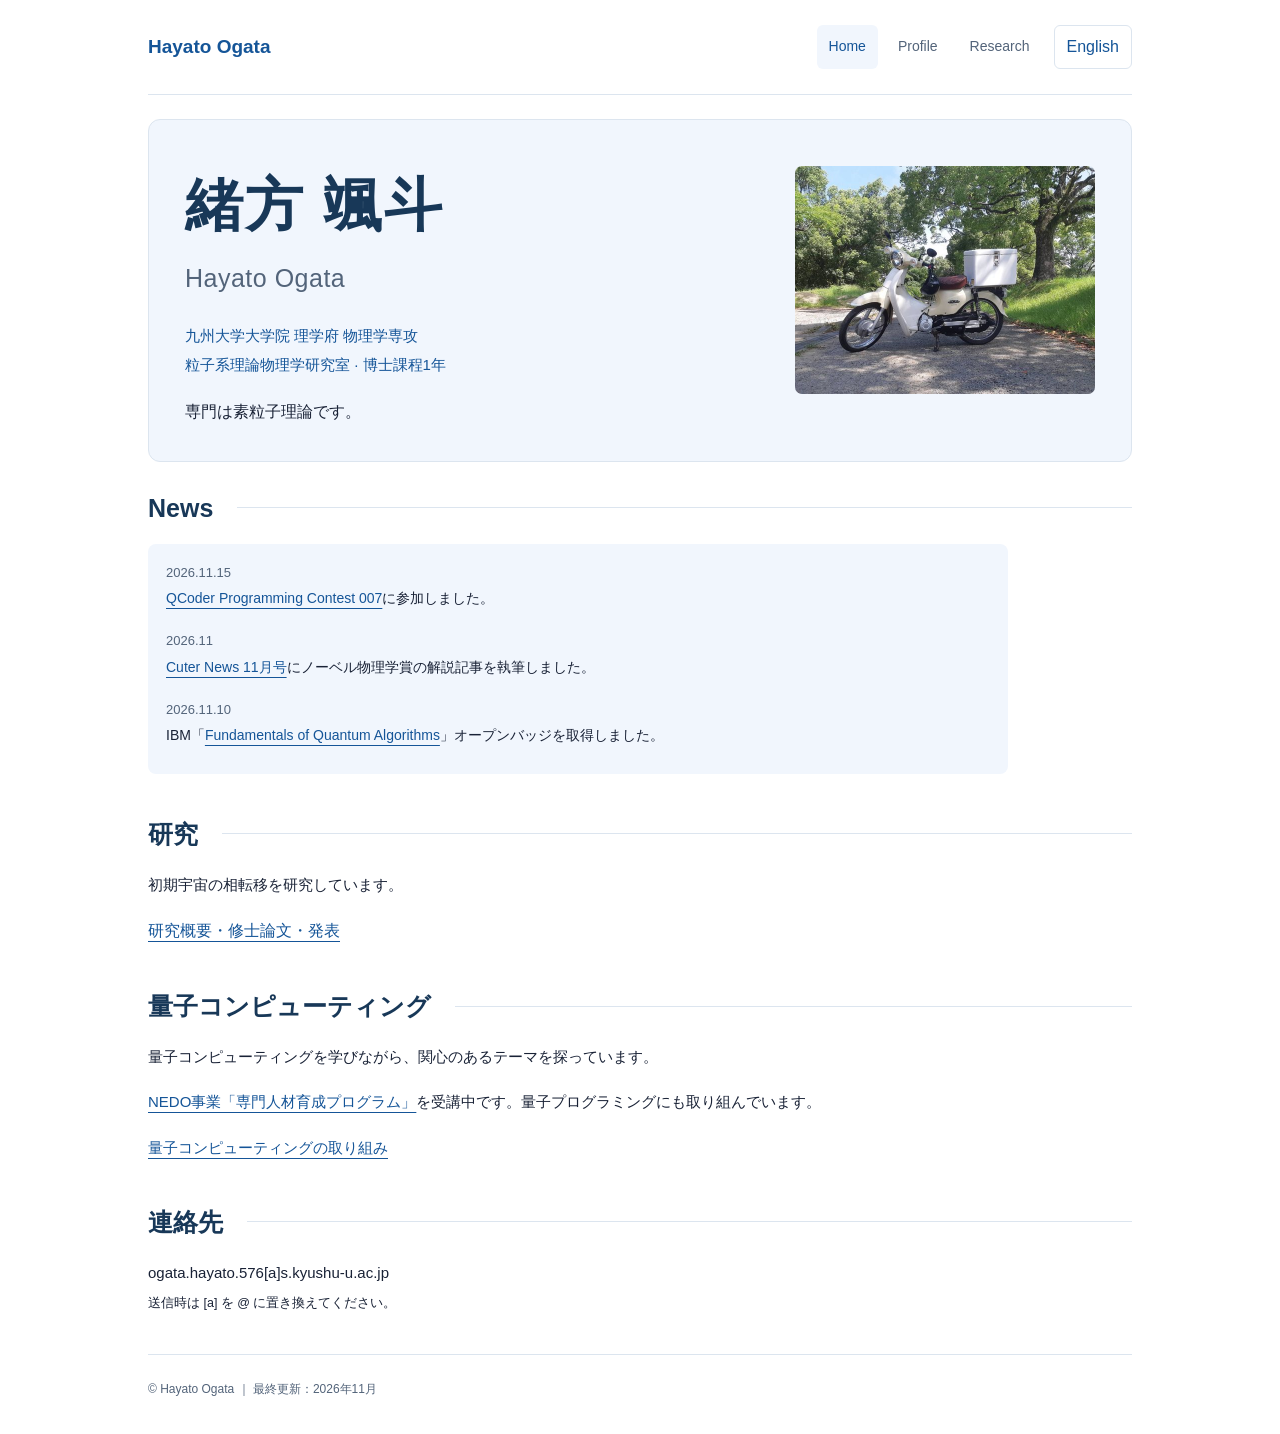
<file: index.html>
<!doctype html>
<html lang="ja">
<head>
<meta charset="utf-8">
<meta name="viewport" content="width=device-width, initial-scale=1">
<meta name="description" content="緒方颯斗（Hayato Ogata）。九州大学大学院で素粒子理論を研究する博士課程学生。量子コンピューティングの基礎を学んでいます。">
<title>Home | 緒方颯斗 · Hayato Ogata</title>
<link rel="stylesheet" href="site.css?v=20261118b">
<style>
main { padding-bottom: 24px; }
.hero { padding-block: 46px 34px; }
.hero .intro { margin-top: 18px; }
.hero .lead { margin-block: 12px 0; }
.section { padding-block: 26px 14px; }
.section > h2 { margin-bottom: 16px; }
.section > div > p:last-child, .spring { margin-bottom: 0; }
#news .source-links { margin-top: 0; }
@media (max-width: 640px) {
  .hero { padding-block: 30px 24px; }
  .section { padding-block: 22px 12px; }
  .section > h2 { margin-bottom: 14px; }
}
</style>
<link rel="stylesheet" href="design.css?v=1">
</head>
<body>
<div class="wrap">
<header>
<a class="brand" href="index.html">Hayato Ogata</a>
<nav aria-label="メインナビゲーション">
<a href="index.html" aria-current="page">Home</a>
<a href="profile.html">Profile</a>
<a href="research.html">Research</a>
</nav>
<a class="language-switch" href="index-en.html" lang="en" hreflang="en">English</a>
</header>
<main>
<section class="hero" style="display: flex; flex-wrap: wrap; justify-content: space-between; align-items: flex-start; gap: 18px 32px;">
<div style="flex: 1 1 360px; min-width: 0;">
<h1>緒方 颯斗</h1>
<p class="roman">Hayato Ogata</p>
<p class="intro">九州大学大学院 理学府 物理学専攻<br>粒子系理論物理学研究室 · 博士課程1年</p>
<p class="lead">専門は素粒子理論です。</p>
</div>
<figure id="cub-photo" style="margin: 0; width: 300px; max-width: 100%;">
<img src="cub.jpg?v=crop1" alt="木陰に停めた白いカブ" width="600" height="456" style="display: block; width: 100%; height: auto;">
</figure>
</section>
<section class="section" id="news">
<h2>News</h2>
<div>
<ul class="source-links">
<li><time datetime="2026-11-15">2026.11.15</time><a href="https://www.qcoder.jp/ja/contests/QPC007/standings?user=hayatoku">QCoder Programming Contest 007</a>に参加しました。</li>
<li><time datetime="2026-11">2026.11</time><a href="https://guides.lib.kyushu-u.ac.jp/ld.php?content_id=53203062">Cuter News 11月号</a>にノーベル物理学賞の解説記事を執筆しました。</li>
<li><time datetime="2026-11-10">2026.11.10</time>IBM「<a href="https://www.credly.com/users/hayato-ogata.1ca0130d">Fundamentals of Quantum Algorithms</a>」オープンバッジを取得しました。</li>
</ul>
</div>
</section>
<section class="section" id="research">
<h2>研究
</h2>
<div>
<p>初期宇宙の相転移を研究しています。</p>
<a href="research.html">研究概要・修士論文・発表</a>
</div>
</section>
<section class="section" id="quantum">
<h2>量子コンピューティング
</h2>
<div>
<p>量子コンピューティングを学びながら、関心のあるテーマを探っています。</p>
<p><a href="https://www.quemix.com/nedopost5g/program1">NEDO事業「専門人材育成プログラム」</a>を受講中です。量子プログラミングにも取り組んでいます。</p>
<p><a href="research.html#quantum">量子コンピューティングの取り組み</a></p>
</div>
</section>
<section class="section" id="contact">
<h2>連絡先</h2>
<div><p>ogata.hayato.576[a]s.kyushu-u.ac.jp<br><small>送信時は [a] を @ に置き換えてください。</small></p></div>
</section>
</main>
<footer>
© Hayato Ogata <span>｜ 最終更新：2026年11月</span>
</footer>
</div>
</body>
</html>
</file>
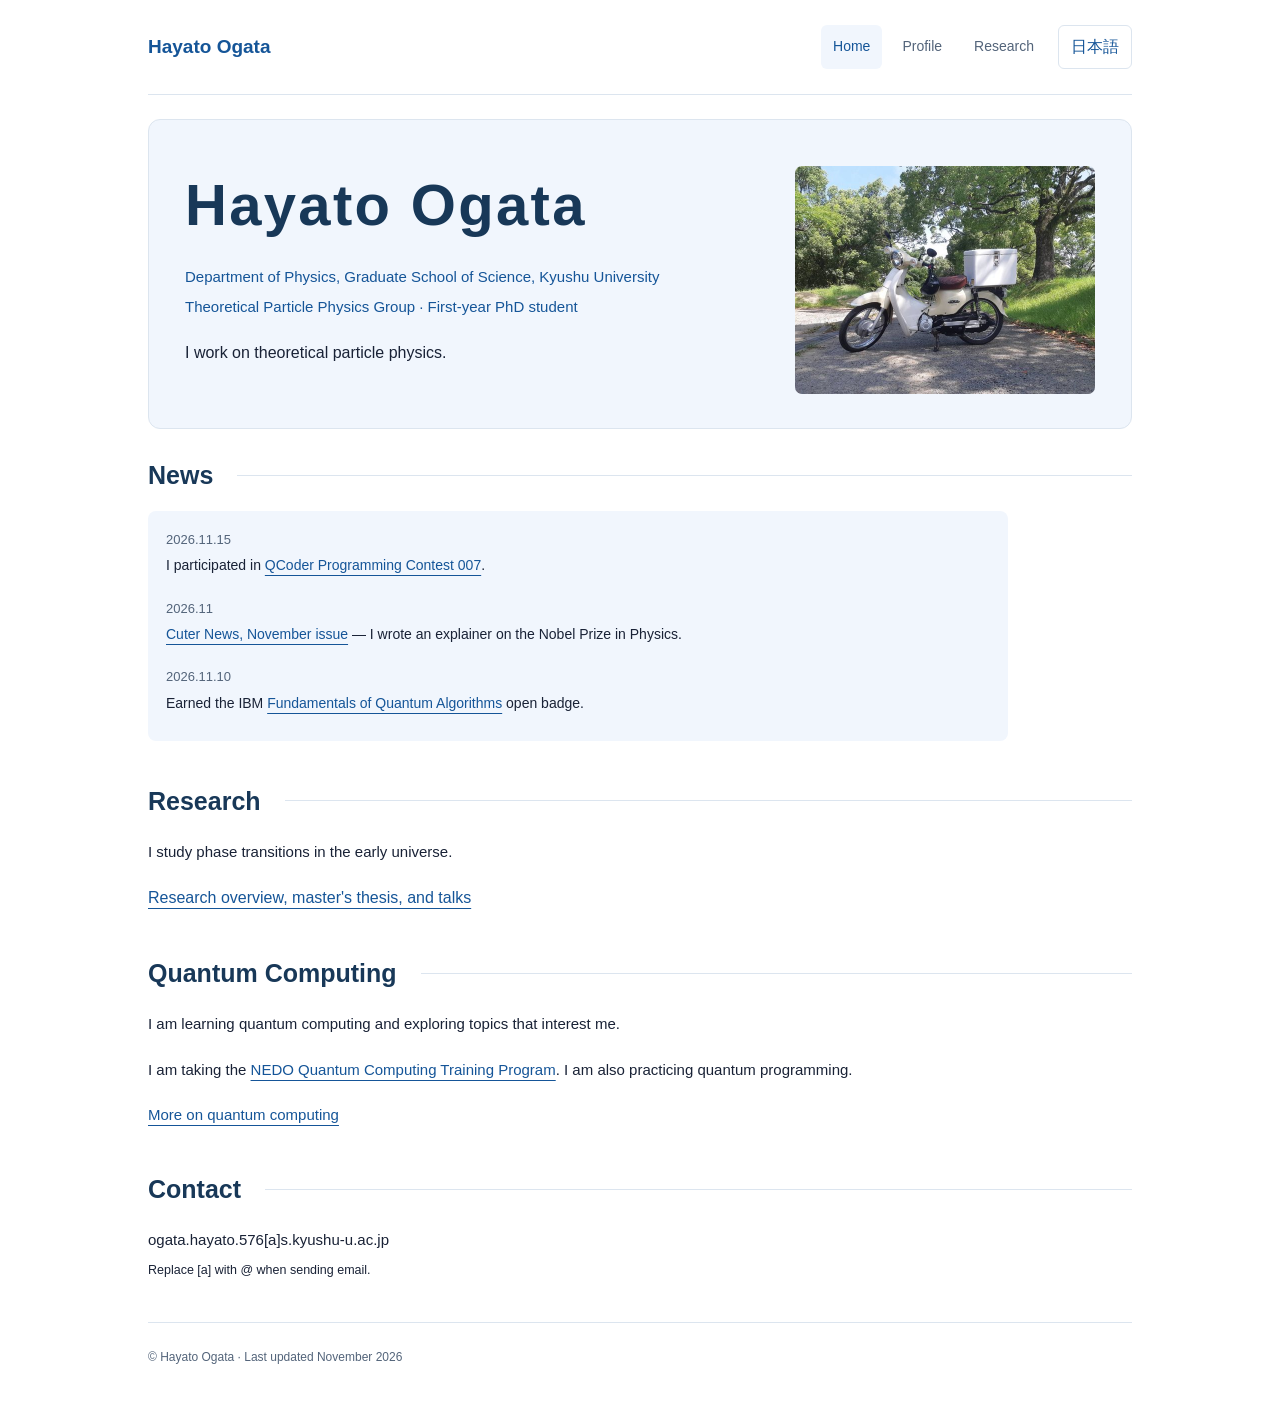
<file: index-en.html>
<!doctype html>
<html lang="en">
<head>
<meta charset="utf-8">
<meta name="viewport" content="width=device-width, initial-scale=1">
<meta name="description" content="Hayato Ogata is a PhD student at Kyushu University studying theoretical particle physics and learning quantum computing.">
<title>Home | Hayato Ogata</title>
<link rel="stylesheet" href="site.css?v=20261118b">
<style>
main { padding-bottom: 24px; }
.hero { padding-block: 46px 34px; }
.hero .intro { margin-top: 18px; }
.hero .lead { margin-block: 12px 0; }
.section { padding-block: 26px 14px; }
.section > h2 { margin-bottom: 16px; }
.section > div > p:last-child, .spring { margin-bottom: 0; }
#news .source-links { margin-top: 0; }
@media (max-width: 640px) {
  .hero { padding-block: 30px 24px; }
  .section { padding-block: 22px 12px; }
  .section > h2 { margin-bottom: 14px; }
}
</style>
<link rel="stylesheet" href="design.css?v=1">
</head>
<body>
<div class="wrap">
<header>
<a class="brand" href="index-en.html">Hayato Ogata</a>
<nav aria-label="Main navigation">
<a href="index-en.html" aria-current="page">Home</a>
<a href="profile-en.html">Profile</a>
<a href="research-en.html">Research</a>
</nav>
<a class="language-switch" href="index.html" lang="ja" hreflang="ja">日本語</a>
</header>
<main>
<section class="hero" style="display: flex; flex-wrap: wrap; justify-content: space-between; align-items: flex-start; gap: 18px 32px;">
<div style="flex: 1 1 360px; min-width: 0;">
<h1>Hayato Ogata</h1>
<p class="intro">Department of Physics, Graduate School of Science, Kyushu University<br>Theoretical Particle Physics Group · First-year PhD student</p>
<p class="lead">I work on theoretical particle physics.</p>
</div>
<figure id="cub-photo" style="margin: 0; width: 300px; max-width: 100%;">
<img src="cub.jpg?v=crop1" alt="A white Honda Cub parked in the shade" width="600" height="456" style="display: block; width: 100%; height: auto;">
</figure>
</section>
<section class="section" id="news">
<h2>News</h2>
<div>
<ul class="source-links">
<li><time datetime="2026-11-15">2026.11.15</time>I participated in <a href="https://www.qcoder.jp/ja/contests/QPC007/standings?user=hayatoku">QCoder Programming Contest 007</a>.</li>
<li><time datetime="2026-11">2026.11</time><a href="https://guides.lib.kyushu-u.ac.jp/ld.php?content_id=53203062">Cuter News, November issue</a> — I wrote an explainer on the Nobel Prize in Physics.</li>
<li><time datetime="2026-11-10">2026.11.10</time>Earned the IBM <a href="https://www.credly.com/users/hayato-ogata.1ca0130d">Fundamentals of Quantum Algorithms</a> open badge.</li>
</ul>
</div>
</section>
<section class="section" id="research">
<h2>Research
</h2>
<div>
<p>I study phase transitions in the early universe.</p>
<a href="research-en.html">Research overview, master's thesis, and talks</a>
</div>
</section>
<section class="section" id="quantum">
<h2>Quantum Computing
</h2>
<div>
<p>I am learning quantum computing and exploring topics that interest me.</p>
<p>I am taking the <a href="https://www.quemix.com/nedopost5g/program1">NEDO Quantum Computing Training Program</a>. I am also practicing quantum programming.</p>
<p><a href="research-en.html#quantum">More on quantum computing</a></p>
</div>
</section>
<section class="section" id="contact">
<h2>Contact</h2>
<div><p>ogata.hayato.576[a]s.kyushu-u.ac.jp<br><small>Replace [a] with @ when sending email.</small></p></div>
</section>
</main>
<footer>
© Hayato Ogata <span>· Last updated November 2026</span>
</footer>
</div>
</body>
</html>
</file>
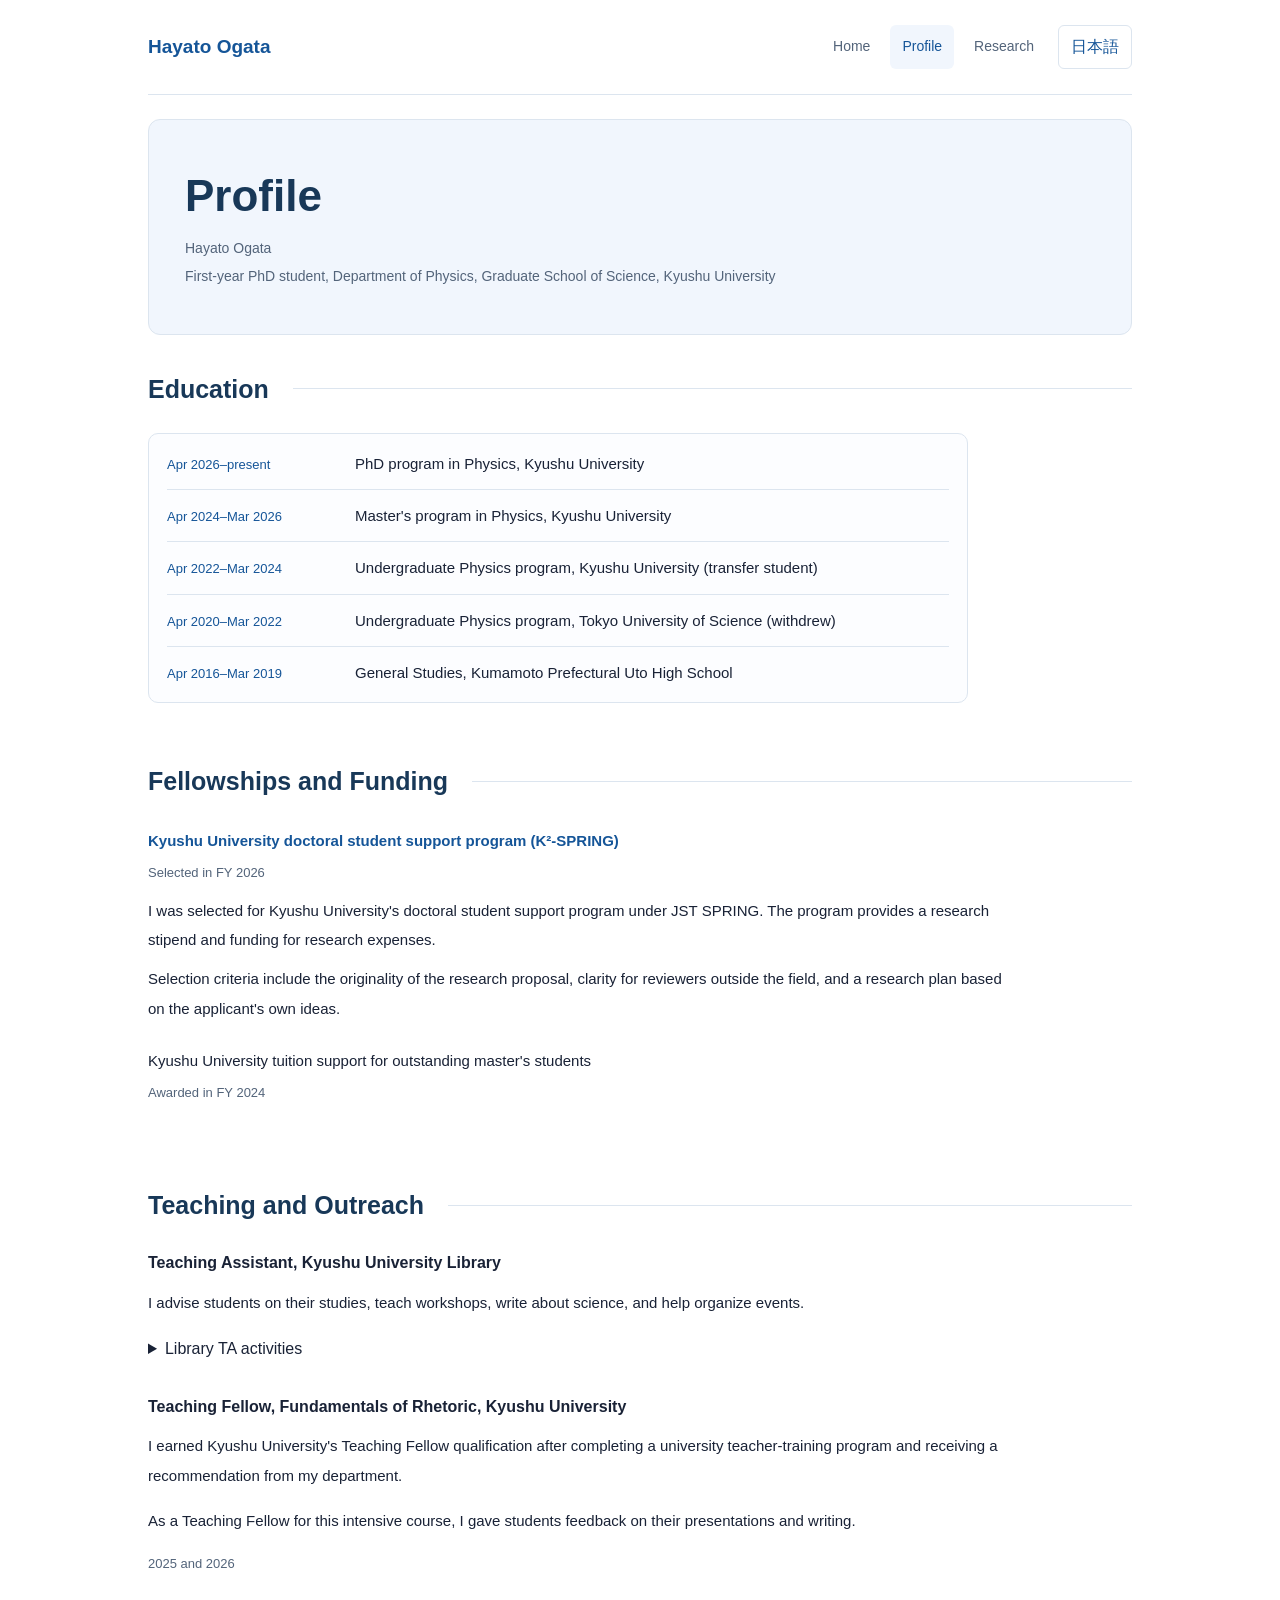
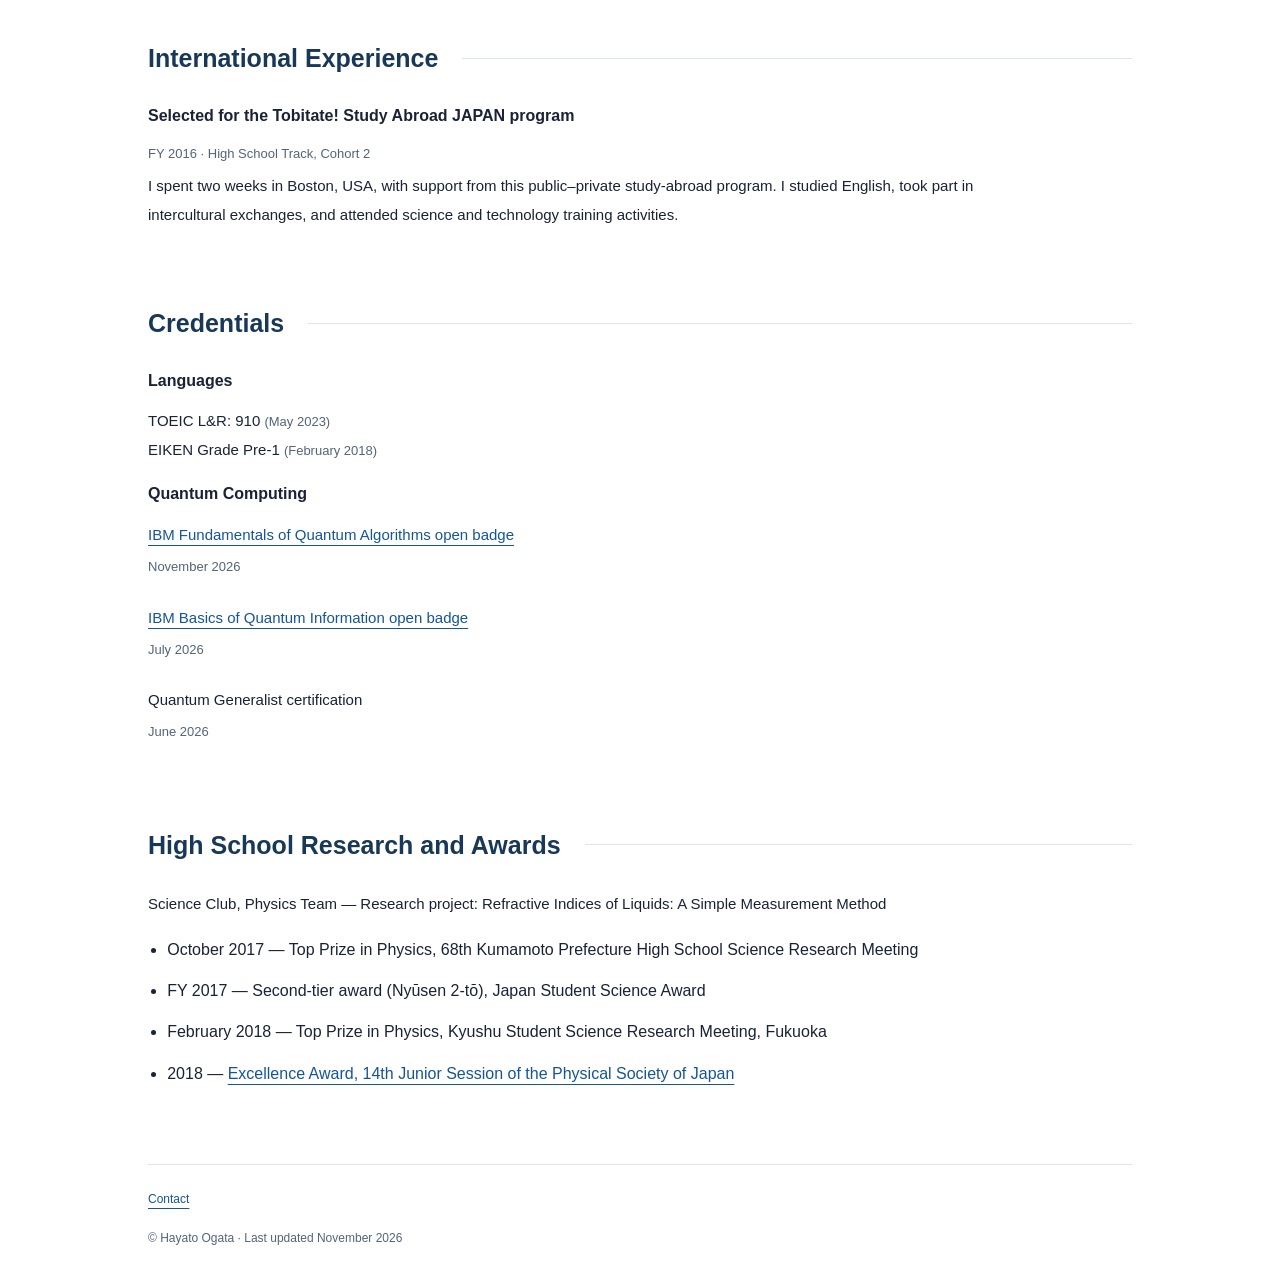
<file: profile-en.html>
<!doctype html>
<html lang="en">
<head>
<meta charset="utf-8">
<meta name="viewport" content="width=device-width, initial-scale=1">
<meta name="description" content="Hayato Ogata is a PhD student at Kyushu University studying theoretical particle physics and learning quantum computing.">
<title>Profile | Hayato Ogata</title>
<link rel="stylesheet" href="site.css?v=20261118b">
<link rel="stylesheet" href="design.css?v=1">
</head>
<body>
<div class="wrap">
<header>
<a class="brand" href="index-en.html">Hayato Ogata</a>
<nav aria-label="Main navigation">
<a href="index-en.html">Home</a>
<a href="profile-en.html" aria-current="page">Profile</a>
<a href="research-en.html">Research</a>
</nav>
<a class="language-switch" href="profile.html" lang="ja" hreflang="ja">日本語</a>
</header>
<main>
<div class="page-intro">
<h1>Profile</h1>
<p>Hayato Ogata<br>First-year PhD student, Department of Physics, Graduate School of Science, Kyushu University</p>
</div>
<section class="section" id="education">
<h2>Education
</h2>
<div>
<ul class="records timeline">
<li>
<span class="meta">Apr 2026–present</span>
<strong>PhD program in Physics, Kyushu University</strong>
</li>
<li>
<span class="meta">Apr 2024–Mar 2026</span>
<strong>Master's program in Physics, Kyushu University</strong>
</li>
<li>
<span class="meta">Apr 2022–Mar 2024</span>
<strong>Undergraduate Physics program, Kyushu University (transfer student)</strong>
</li>
<li>
<span class="meta">Apr 2020–Mar 2022</span>
<strong>Undergraduate Physics program, Tokyo University of Science (withdrew)</strong>
</li>
<li>
<span class="meta">Apr 2016–Mar 2019</span>
<strong>General Studies, Kumamoto Prefectural Uto High School</strong>
</li>
</ul>
</div>
</section>
<section class="section" id="support">
<h2>Fellowships and Funding
</h2>
<div>
<ul class="records">
<li class="spring">
<strong>Kyushu University doctoral student support program (K²-SPRING)</strong>
<span class="meta">Selected in FY 2026</span>
<p>I was selected for Kyushu University's doctoral student support program under JST SPRING. The program provides a research stipend and funding for research expenses.</p>
<p>Selection criteria include the originality of the research proposal, clarity for reviewers outside the field, and a research plan based on the applicant's own ideas.</p>
</li>
<li>
<strong>Kyushu University tuition support for outstanding master's students</strong>
<span class="meta">Awarded in FY 2024</span>
</li>
</ul>
</div>
</section>
<section class="section" id="experience">
<h2>Teaching and Outreach</h2>
<div>
<article>
<h3>Teaching Assistant, Kyushu University Library</h3>
<p>I advise students on their studies, teach workshops, write about science, and help organize events.</p>
<details>
<summary>Library TA activities</summary>
<span class="meta">Since April 2024</span>
<ul class="source-links">
<li>Report Writing Workshop for First-Year Students — Instructor (<a href="https://www.lib.kyushu-u.ac.jp/ja/events/report2025">2025</a> and <a href="https://www.lib.kyushu-u.ac.jp/ja/events/report2026">2026</a>)</li>
<li><a href="https://www.lib.kyushu-u.ac.jp/ja/events/cutercafe65">65th Cuter Café: Introduction to LaTeX</a> — Instructor (September 2026)</li>
<li><a href="https://guides.lib.kyushu-u.ac.jp/ld.php?content_id=53203062">Cuter News: Explaining This Year's Nobel Prize in Physics</a> — Author (November 2026, Vol. 7, PDF)</li>
<li><a href="https://www.lib.kyushu-u.ac.jp/ja/events/quantum_mystery">Quantum Labyrinth, an event marking 100 years of quantum mechanics (co-creator)</a></li>
</ul>
</details>
</article>
<article>
<h3>Teaching Fellow, Fundamentals of Rhetoric, Kyushu University</h3>
<p>I earned Kyushu University's Teaching Fellow qualification after completing a university teacher-training program and receiving a recommendation from my department.</p>
<p>As a Teaching Fellow for this intensive course, I gave students feedback on their presentations and writing.</p>
<span class="meta">2025 and 2026</span>
</article>
</div>
</section>
<section class="section" id="international">
<h2>International Experience
</h2>
<div>
<div>
<h3>Selected for the Tobitate! Study Abroad JAPAN program</h3>
<span class="meta">FY 2016 · High School Track, Cohort 2</span>
<p>I spent two weeks in Boston, USA, with support from this public–private study-abroad program. I studied English, took part in intercultural exchanges, and attended science and technology training activities.</p>
</div>
</div>
</section>
<section class="section" id="skills">
<h2>Credentials</h2>
<div>
<h3>Languages</h3>
<p>TOEIC L&amp;R: 910 <span class="inline-meta"> (May 2023)</span>
<br>EIKEN Grade Pre-1 <span class="inline-meta"> (February 2018)</span>
</p>
<h3>Quantum Computing</h3>
<ul class="records">
<li>
<strong><a href="https://www.credly.com/users/hayato-ogata.1ca0130d">IBM Fundamentals of Quantum Algorithms open badge</a></strong>
<span class="meta">November 2026</span>
</li>
<li>
<strong><a href="https://www.credly.com/users/hayato-ogata.1ca0130d">IBM Basics of Quantum Information open badge</a></strong>
<span class="meta">July 2026</span>
</li>
<li>
<strong>Quantum Generalist certification</strong>
<span class="meta">June 2026</span>
</li>
</ul>
</div>
</section>
<section class="section" id="awards">
<h2>High School Research and Awards
</h2>
<div>
<div>
<p>Science Club, Physics Team — Research project: Refractive Indices of Liquids: A Simple Measurement Method</p>
<ul class="awards">
<li>October 2017 — Top Prize in Physics, 68th Kumamoto Prefecture High School Science Research Meeting</li>
<li>FY 2017 — Second-tier award (Nyūsen 2-tō), Japan Student Science Award</li>
<li>February 2018 — Top Prize in Physics, Kyushu Student Science Research Meeting, Fukuoka</li>
<li>2018 — <a href="https://www.gakkai-web.net/butsuri-jrsession/2018/data/2018/shinsa.html">Excellence Award, 14th Junior Session of the Physical Society of Japan</a></li>
</ul>
</div>
</div>
</section>
</main>
<footer><p class="footer-contact"><a href="index-en.html#contact">Contact</a></p>
© Hayato Ogata <span>· Last updated November 2026</span>
</footer>
</div>
</body>
</html>
</file>
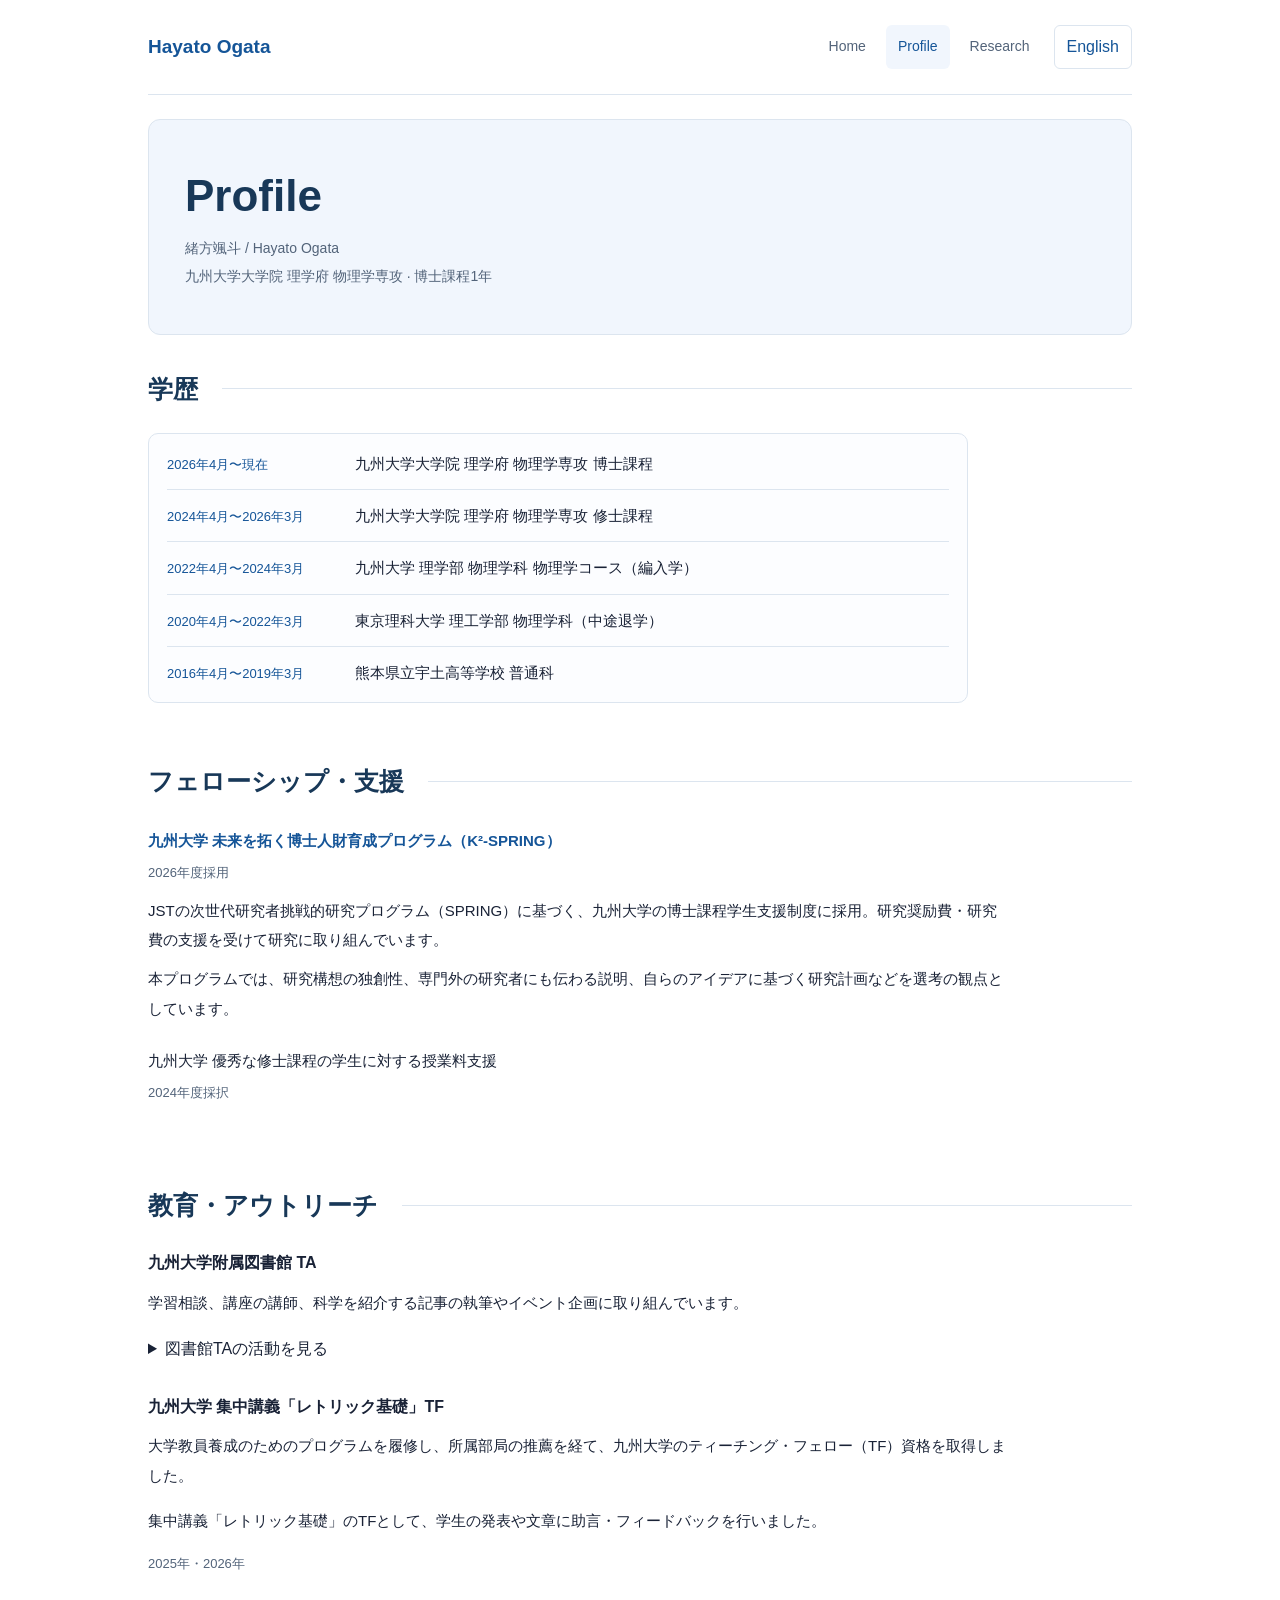
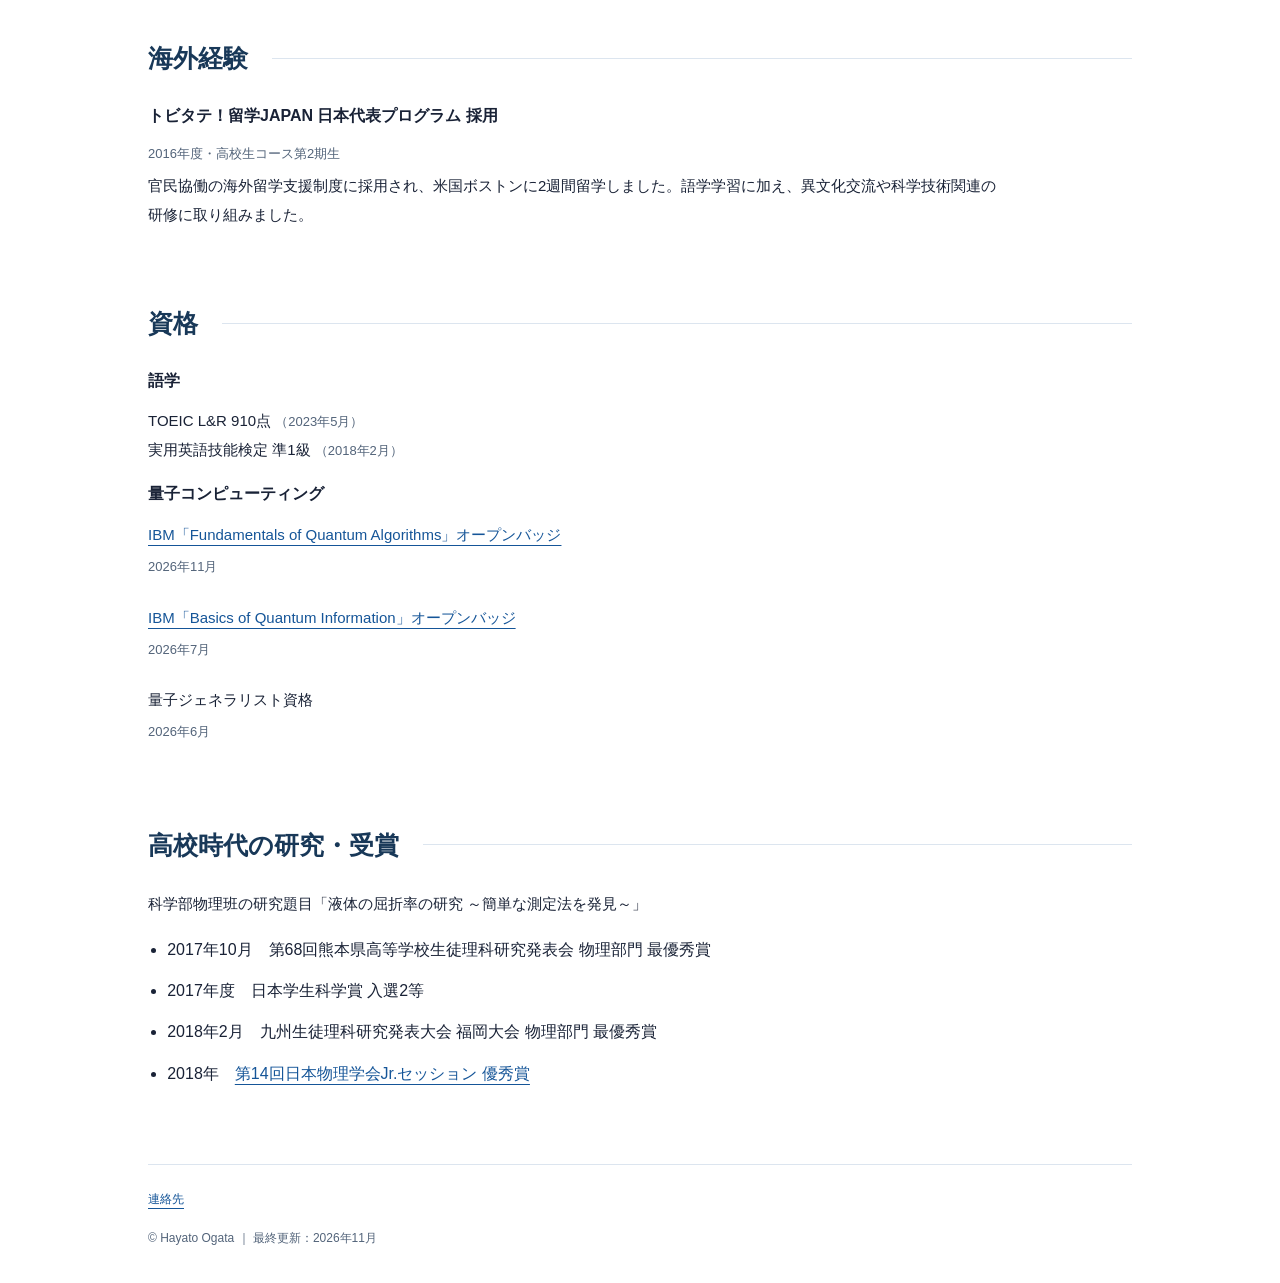
<file: profile.html>
<!doctype html>
<html lang="ja">
<head>
<meta charset="utf-8">
<meta name="viewport" content="width=device-width, initial-scale=1">
<meta name="description" content="緒方颯斗（Hayato Ogata）。九州大学大学院で素粒子理論を研究する博士課程学生。量子コンピューティングの基礎を学んでいます。">
<title>Profile | 緒方颯斗 · Hayato Ogata</title>
<link rel="stylesheet" href="site.css?v=20261118b">
<link rel="stylesheet" href="design.css?v=1">
</head>
<body>
<div class="wrap">
<header>
<a class="brand" href="index.html">Hayato Ogata</a>
<nav aria-label="メインナビゲーション">
<a href="index.html">Home</a>
<a href="profile.html" aria-current="page">Profile</a>
<a href="research.html">Research</a>
</nav>
<a class="language-switch" href="profile-en.html" lang="en" hreflang="en">English</a>
</header>
<main>
<div class="page-intro">
<h1>Profile</h1>
<p>緒方颯斗 / Hayato Ogata<br>九州大学大学院 理学府 物理学専攻 · 博士課程1年</p>
</div>
<section class="section" id="education">
<h2>学歴
</h2>
<div>
<ul class="records timeline">
<li>
<span class="meta">2026年4月〜現在</span>
<strong>九州大学大学院 理学府 物理学専攻 博士課程</strong>
</li>
<li>
<span class="meta">2024年4月〜2026年3月</span>
<strong>九州大学大学院 理学府 物理学専攻 修士課程</strong>
</li>
<li>
<span class="meta">2022年4月〜2024年3月</span>
<strong>九州大学 理学部 物理学科 物理学コース（編入学）</strong>
</li>
<li>
<span class="meta">2020年4月〜2022年3月</span>
<strong>東京理科大学 理工学部 物理学科（中途退学）</strong>
</li>
<li>
<span class="meta">2016年4月〜2019年3月</span>
<strong>熊本県立宇土高等学校 普通科</strong>
</li>
</ul>
</div>
</section>
<section class="section" id="support">
<h2>フェローシップ・支援
</h2>
<div>
<ul class="records">
<li class="spring">
<strong>九州大学 未来を拓く博士人財育成プログラム（K²-SPRING）</strong>
<span class="meta">2026年度採用</span>
<p>JSTの次世代研究者挑戦的研究プログラム（SPRING）に基づく、九州大学の博士課程学生支援制度に採用。研究奨励費・研究費の支援を受けて研究に取り組んでいます。</p>
<p>本プログラムでは、研究構想の独創性、専門外の研究者にも伝わる説明、自らのアイデアに基づく研究計画などを選考の観点としています。</p>
</li>
<li>
<strong>九州大学 優秀な修士課程の学生に対する授業料支援</strong>
<span class="meta">2024年度採択</span>
</li>
</ul>
</div>
</section>
<section class="section" id="experience">
<h2>教育・アウトリーチ</h2>
<div>
<article>
<h3>九州大学附属図書館 TA</h3>
<p>学習相談、講座の講師、科学を紹介する記事の執筆やイベント企画に取り組んでいます。</p>
<details>
<summary>図書館TAの活動を見る</summary>
<span class="meta">2024年4月〜</span>
<ul class="source-links">
<li>1年生向けレポートの書き方講座 — 講師（<a href="https://www.lib.kyushu-u.ac.jp/ja/events/report2025">2025年</a>・<a href="https://www.lib.kyushu-u.ac.jp/ja/events/report2026">2026年</a>）</li>
<li><a href="https://www.lib.kyushu-u.ac.jp/ja/events/cutercafe65">第65回Cuter Café「はじめてのLaTeX講座」</a> — 講師（2026年9月）</li>
<li><a href="https://guides.lib.kyushu-u.ac.jp/ld.php?content_id=53203062">Cuter News「Cuterが解説！今年のノーベル物理賞」</a> — 執筆（2026年11月号・Vol.7、PDF）</li>
<li><a href="https://www.lib.kyushu-u.ac.jp/ja/events/quantum_mystery">量子力学100周年記念「量子の狭間の迷宮」（共同作成）</a></li>
</ul>
</details>
</article>
<article>
<h3>九州大学 集中講義「レトリック基礎」TF</h3>
<p>大学教員養成のためのプログラムを履修し、所属部局の推薦を経て、九州大学のティーチング・フェロー（TF）資格を取得しました。</p>
<p>集中講義「レトリック基礎」のTFとして、学生の発表や文章に助言・フィードバックを行いました。</p>
<span class="meta">2025年・2026年</span>
</article>
</div>
</section>
<section class="section" id="international">
<h2>海外経験
</h2>
<div>
<div>
<h3>トビタテ！留学JAPAN 日本代表プログラム 採用</h3>
<span class="meta">2016年度・高校生コース第2期生</span>
<p>官民協働の海外留学支援制度に採用され、米国ボストンに2週間留学しました。語学学習に加え、異文化交流や科学技術関連の研修に取り組みました。</p>
</div>
</div>
</section>
<section class="section" id="skills">
<h2>資格</h2>
<div>
<h3>語学</h3>
<p>TOEIC L&amp;R 910点 <span class="inline-meta">（2023年5月）</span>
<br>実用英語技能検定 準1級 <span class="inline-meta">（2018年2月）</span>
</p>
<h3>量子コンピューティング</h3>
<ul class="records">
<li>
<strong><a href="https://www.credly.com/users/hayato-ogata.1ca0130d">IBM「Fundamentals of Quantum Algorithms」オープンバッジ</a></strong>
<span class="meta">2026年11月</span>
</li>
<li>
<strong><a href="https://www.credly.com/users/hayato-ogata.1ca0130d">IBM「Basics of Quantum Information」オープンバッジ</a></strong>
<span class="meta">2026年7月</span>
</li>
<li>
<strong>量子ジェネラリスト資格</strong>
<span class="meta">2026年6月</span>
</li>
</ul>
</div>
</section>
<section class="section" id="awards">
<h2>高校時代の研究・受賞
</h2>
<div>
<div>
<p>科学部物理班の研究題目「液体の屈折率の研究 ～簡単な測定法を発見～」</p>
<ul class="awards">
<li>2017年10月　第68回熊本県高等学校生徒理科研究発表会 物理部門 最優秀賞</li>
<li>2017年度　日本学生科学賞 入選2等</li>
<li>2018年2月　九州生徒理科研究発表大会 福岡大会 物理部門 最優秀賞</li>
<li>2018年　<a href="https://www.gakkai-web.net/butsuri-jrsession/2018/data/2018/shinsa.html">第14回日本物理学会Jr.セッション 優秀賞</a></li>
</ul>
</div>
</div>
</section>
</main>
<footer><p class="footer-contact"><a href="index.html#contact">連絡先</a></p>
© Hayato Ogata <span>｜ 最終更新：2026年11月</span>
</footer>
</div>
</body>
</html>
</file>
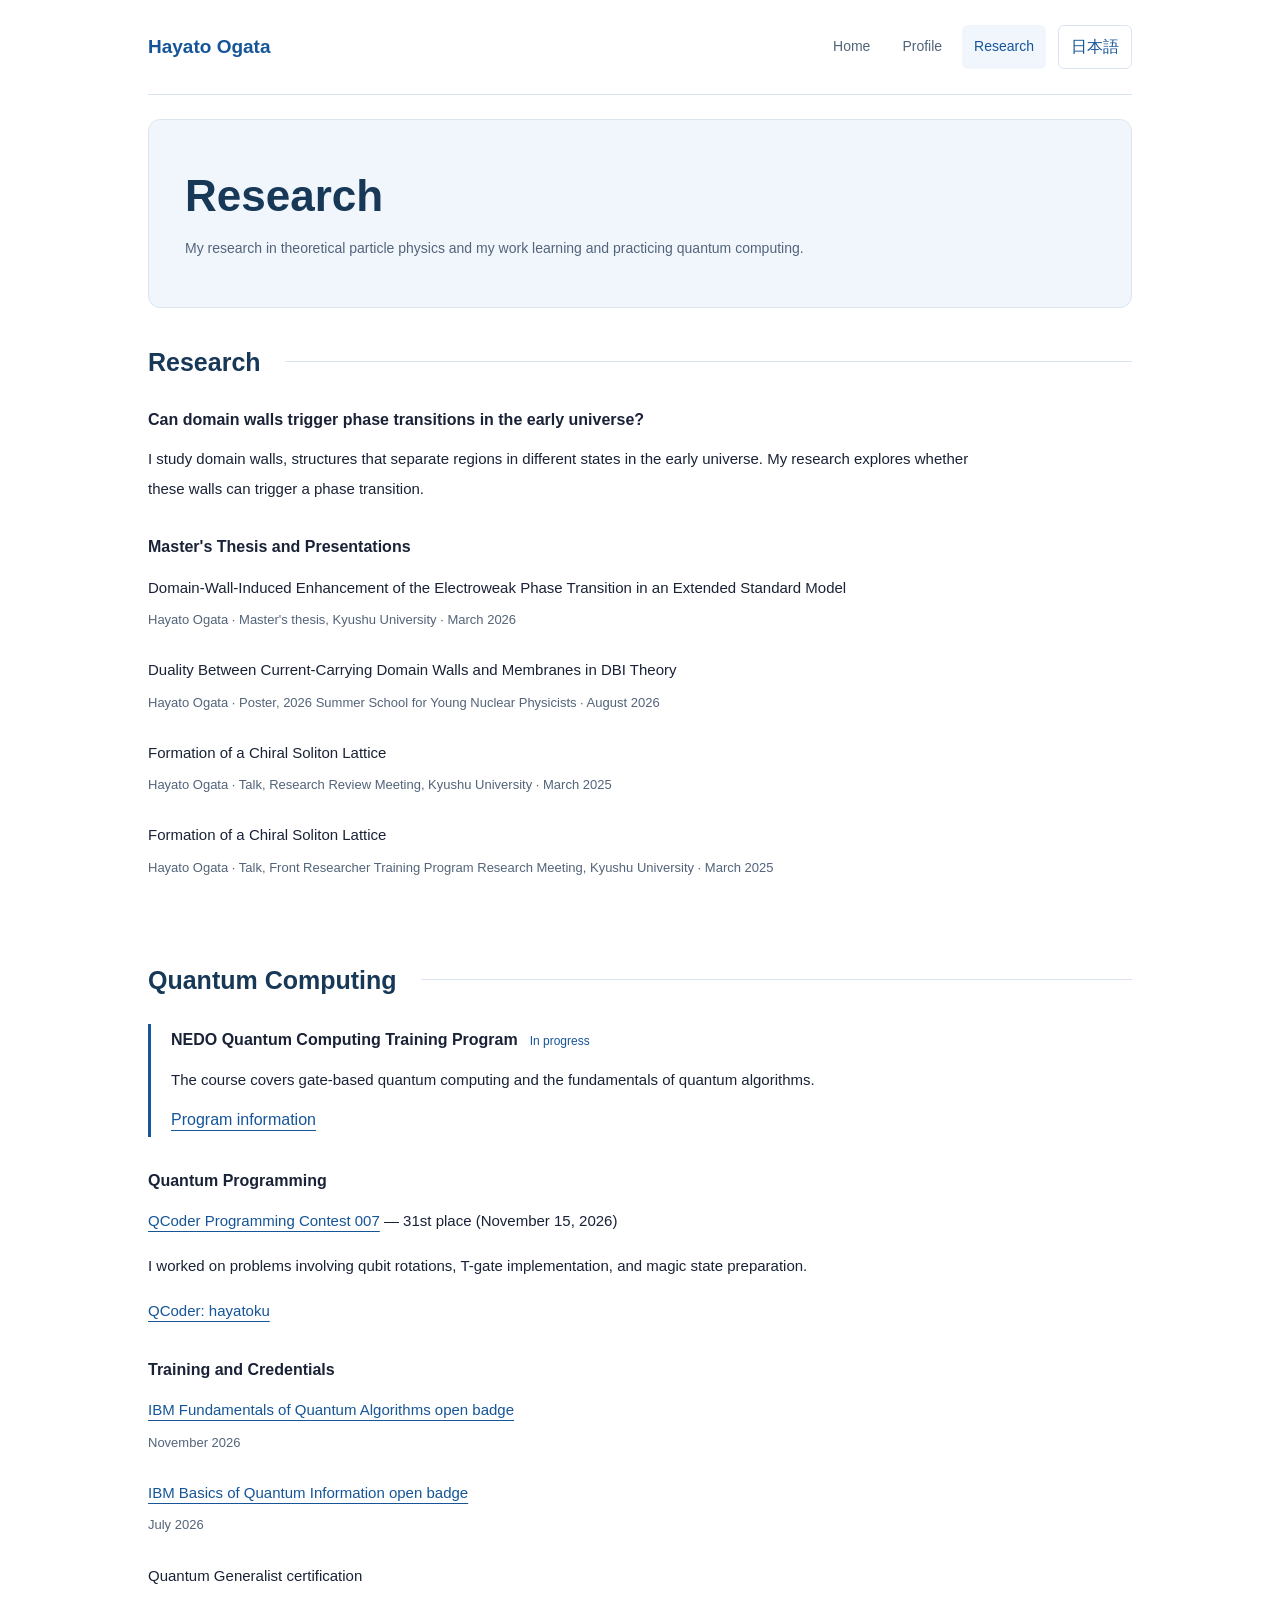
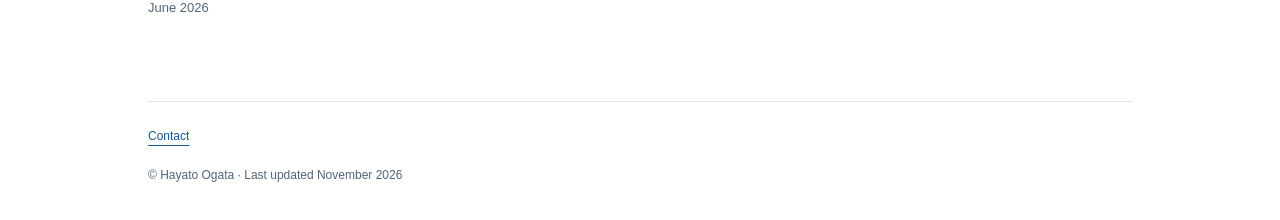
<file: research-en.html>
<!doctype html>
<html lang="en">
<head>
<meta charset="utf-8">
<meta name="viewport" content="width=device-width, initial-scale=1">
<meta name="description" content="Hayato Ogata is a PhD student at Kyushu University studying theoretical particle physics and learning quantum computing.">
<title>Research | Hayato Ogata</title>
<link rel="stylesheet" href="site.css?v=20261118b">
<link rel="stylesheet" href="design.css?v=1">
</head>
<body>
<div class="wrap">
<header>
<a class="brand" href="index-en.html">Hayato Ogata</a>
<nav aria-label="Main navigation">
<a href="index-en.html">Home</a>
<a href="profile-en.html">Profile</a>
<a href="research-en.html" aria-current="page">Research</a>
</nav>
<a class="language-switch" href="research.html" lang="ja" hreflang="ja">日本語</a>
</header>
<main>
<div class="page-intro">
<h1>Research</h1>
<p>My research in theoretical particle physics and my work learning and practicing quantum computing.</p>
</div>
<section class="section" id="research">
<h2>Research
</h2>
<div>
<h3>Can domain walls trigger phase transitions in the early universe?</h3>
<p>I study domain walls, structures that separate regions in different states in the early universe. My research explores whether these walls can trigger a phase transition.</p>
<div id="works">
<h3 class="subheading">Master's Thesis and Presentations</h3>
<div>
<ol class="records">
<li>
<strong>Domain-Wall-Induced Enhancement of the Electroweak Phase Transition in an Extended Standard Model</strong>
<span class="meta">Hayato Ogata · Master's thesis, Kyushu University · March 2026</span>
</li>
<li>
<strong>Duality Between Current-Carrying Domain Walls and Membranes in DBI Theory</strong>
<span class="meta">Hayato Ogata · Poster, 2026 Summer School for Young Nuclear Physicists · August 2026</span>
</li>
<li>
<strong>Formation of a Chiral Soliton Lattice</strong>
<span class="meta">Hayato Ogata · Talk, Research Review Meeting, Kyushu University · March 2025</span>
</li>
<li>
<strong>Formation of a Chiral Soliton Lattice</strong>
<span class="meta">Hayato Ogata · Talk, Front Researcher Training Program Research Meeting, Kyushu University · March 2025</span>
</li>
</ol>
</div>
</div>
</div>
</section>
<section class="section" id="quantum">
<h2>Quantum Computing
</h2>
<div>
<div class="course">
<h3>NEDO Quantum Computing Training Program<span class="status">In progress</span></h3>
<p>The course covers gate-based quantum computing and the fundamentals of quantum algorithms.</p>
<a href="https://www.quemix.com/nedopost5g/program1">Program information</a>
</div>
<h3 class="subheading">Quantum Programming</h3>
<p><a href="https://www.qcoder.jp/ja/contests/QPC007/standings?user=hayatoku">QCoder Programming Contest 007</a> — 31st place (November 15, 2026)</p>
<p>I worked on problems involving qubit rotations, T-gate implementation, and magic state preparation.</p>
<p><a href="https://www.qcoder.jp/ja/users/hayatoku">QCoder: hayatoku</a></p>
<h3 class="subheading">Training and Credentials</h3>
<ul class="records">
<li>
<strong><a href="https://www.credly.com/users/hayato-ogata.1ca0130d">IBM Fundamentals of Quantum Algorithms open badge</a></strong>
<span class="meta">November 2026</span>
</li>
<li>
<strong><a href="https://www.credly.com/users/hayato-ogata.1ca0130d">IBM Basics of Quantum Information open badge</a></strong>
<span class="meta">July 2026</span>
</li>
<li>
<strong>Quantum Generalist certification</strong>
<span class="meta">June 2026</span>
</li>
</ul>
</div>
</section>
</main>
<footer><p class="footer-contact"><a href="index-en.html#contact">Contact</a></p>
© Hayato Ogata <span>· Last updated November 2026</span>
</footer>
</div>
</body>
</html>
</file>
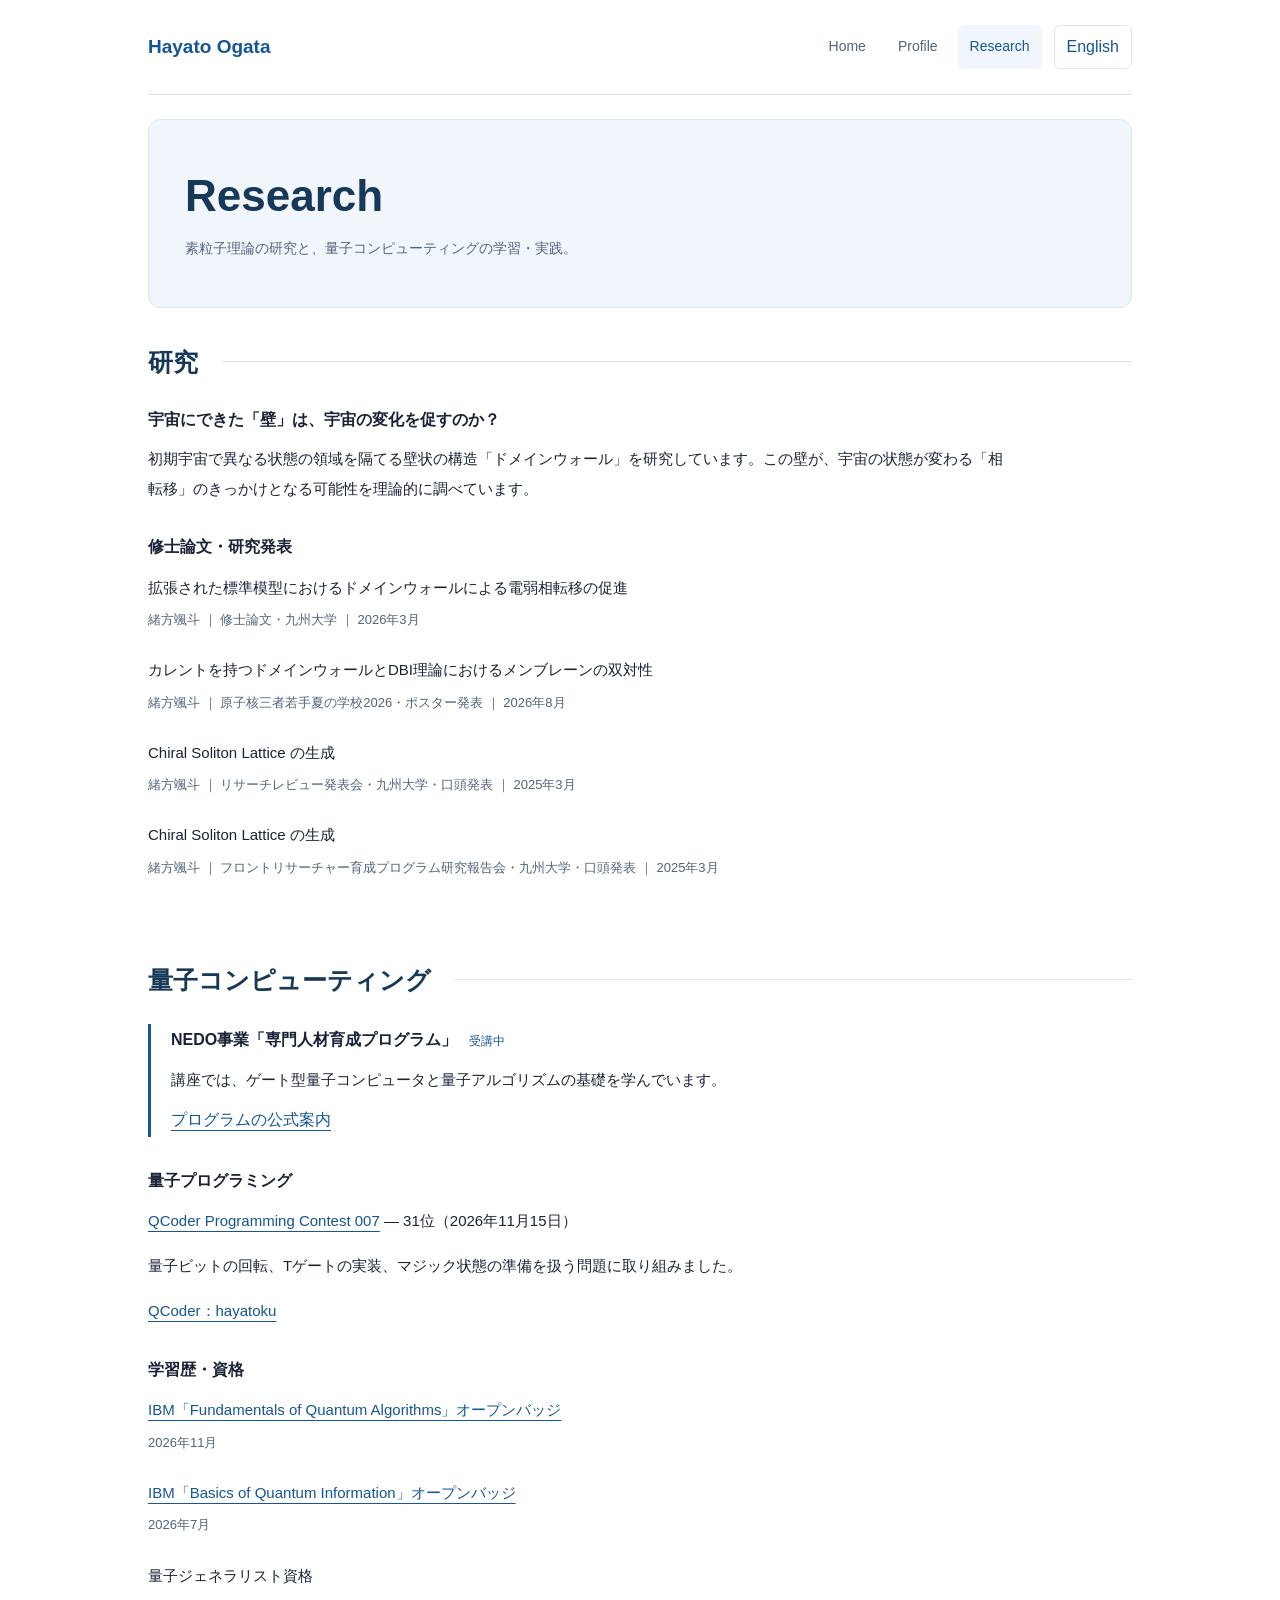
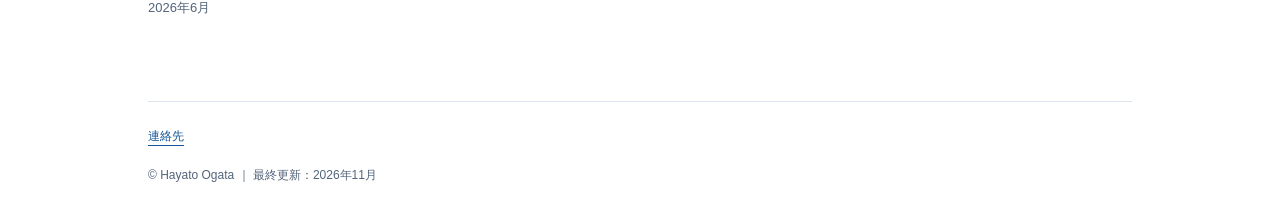
<file: research.html>
<!doctype html>
<html lang="ja">
<head>
<meta charset="utf-8">
<meta name="viewport" content="width=device-width, initial-scale=1">
<meta name="description" content="緒方颯斗（Hayato Ogata）。九州大学大学院で素粒子理論を研究する博士課程学生。量子コンピューティングの基礎を学んでいます。">
<title>Research | 緒方颯斗 · Hayato Ogata</title>
<link rel="stylesheet" href="site.css?v=20261118b">
<link rel="stylesheet" href="design.css?v=1">
</head>
<body>
<div class="wrap">
<header>
<a class="brand" href="index.html">Hayato Ogata</a>
<nav aria-label="メインナビゲーション">
<a href="index.html">Home</a>
<a href="profile.html">Profile</a>
<a href="research.html" aria-current="page">Research</a>
</nav>
<a class="language-switch" href="research-en.html" lang="en" hreflang="en">English</a>
</header>
<main>
<div class="page-intro">
<h1>Research</h1>
<p>素粒子理論の研究と、量子コンピューティングの学習・実践。</p>
</div>
<section class="section" id="research">
<h2>研究
</h2>
<div>
<h3>宇宙にできた「壁」は、宇宙の変化を促すのか？</h3>
<p>初期宇宙で異なる状態の領域を隔てる壁状の構造「ドメインウォール」を研究しています。この壁が、宇宙の状態が変わる「相転移」のきっかけとなる可能性を理論的に調べています。</p>
<div id="works">
<h3 class="subheading">修士論文・研究発表</h3>
<div>
<ol class="records">
<li>
<strong>拡張された標準模型におけるドメインウォールによる電弱相転移の促進</strong>
<span class="meta">緒方颯斗 ｜ 修士論文・九州大学 ｜ 2026年3月</span>
</li>
<li>
<strong>カレントを持つドメインウォールとDBI理論におけるメンブレーンの双対性</strong>
<span class="meta">緒方颯斗 ｜ 原子核三者若手夏の学校2026・ポスター発表 ｜ 2026年8月</span>
</li>
<li>
<strong>Chiral Soliton Lattice の生成</strong>
<span class="meta">緒方颯斗 ｜ リサーチレビュー発表会・九州大学・口頭発表 ｜ 2025年3月</span>
</li>
<li>
<strong>Chiral Soliton Lattice の生成</strong>
<span class="meta">緒方颯斗 ｜ フロントリサーチャー育成プログラム研究報告会・九州大学・口頭発表 ｜ 2025年3月</span>
</li>
</ol>
</div>
</div>
</div>
</section>
<section class="section" id="quantum">
<h2>量子コンピューティング
</h2>
<div>
<div class="course">
<h3>NEDO事業「専門人材育成プログラム」<span class="status">受講中</span></h3>
<p>講座では、ゲート型量子コンピュータと量子アルゴリズムの基礎を学んでいます。</p>
<a href="https://www.quemix.com/nedopost5g/program1">プログラムの公式案内</a>
</div>
<h3 class="subheading">量子プログラミング</h3>
<p><a href="https://www.qcoder.jp/ja/contests/QPC007/standings?user=hayatoku">QCoder Programming Contest 007</a> — 31位（2026年11月15日）</p>
<p>量子ビットの回転、Tゲートの実装、マジック状態の準備を扱う問題に取り組みました。</p>
<p><a href="https://www.qcoder.jp/ja/users/hayatoku">QCoder：hayatoku</a></p>
<h3 class="subheading">学習歴・資格</h3>
<ul class="records">
<li>
<strong><a href="https://www.credly.com/users/hayato-ogata.1ca0130d">IBM「Fundamentals of Quantum Algorithms」オープンバッジ</a></strong>
<span class="meta">2026年11月</span>
</li>
<li>
<strong><a href="https://www.credly.com/users/hayato-ogata.1ca0130d">IBM「Basics of Quantum Information」オープンバッジ</a></strong>
<span class="meta">2026年7月</span>
</li>
<li>
<strong>量子ジェネラリスト資格</strong>
<span class="meta">2026年6月</span>
</li>
</ul>
</div>
</section>
</main>
<footer><p class="footer-contact"><a href="index.html#contact">連絡先</a></p>
© Hayato Ogata <span>｜ 最終更新：2026年11月</span>
</footer>
</div>
</body>
</html>
</file>
<file: site.css>
:root{color-scheme:light;--ink:#202b36;--muted:#69727a;--line:#d8dde1;--accent:#203e60;--serif:Georgia,"Times New Roman","Yu Mincho","Hiragino Mincho ProN",serif}*{box-sizing:border-box}html{scroll-behavior:smooth;scroll-padding-top:24px}body{margin:0;background:#fff;color:var(--ink);font-family:-apple-system,BlinkMacSystemFont,"Hiragino Kaku Gothic ProN","Yu Gothic",sans-serif;line-height:1.95;overflow-wrap:anywhere}.wrap{max-width:1080px;margin:auto;padding:0 48px}a{color:var(--accent);text-underline-offset:5px;text-decoration-thickness:1px}a:hover{color:#43698c}a:focus-visible,summary:focus-visible{outline:2px solid var(--accent);outline-offset:5px}header{display:flex;justify-content:space-between;align-items:center;gap:24px;padding:25px 0;border-bottom:1px solid var(--line)}.brand{font-family:var(--serif);font-weight:700;text-decoration:none;font-size:19px;color:var(--ink)}nav{display:flex;gap:30px}nav a{font-size:14px;text-decoration:none;padding:5px 0;color:var(--muted)}nav a[aria-current=page]{border-bottom:2px solid var(--accent);color:var(--accent)}.hero{padding:64px 0 48px;border-bottom:2px solid var(--ink)}h1{font-family:var(--serif);font-size:58px;font-weight:600;line-height:1.35;margin:0 0 10px;letter-spacing:.04em}.roman{font-family:var(--serif);font-size:25px;color:var(--muted);letter-spacing:.02em}.intro{font-size:15px;margin-top:25px;color:var(--accent)}.lead{font-size:16px;margin-top:18px;max-width:690px}.hero-links{display:flex;flex-wrap:wrap;gap:12px;margin-top:28px}.button{display:inline-block;padding:8px 20px;border:1px solid var(--line);text-decoration:none;font-size:14px;background:#fff}.button.primary{background:var(--accent);color:white;border-color:var(--accent)}.button:hover{border-color:var(--accent)}p{margin:0 0 16px}.section{padding:34px 0 24px}.section>h2{display:flex;align-items:center;gap:24px;margin-bottom:24px}.section>h2:after{content:"";height:1px;background:var(--line);flex:1;min-width:20px}h2{font-family:var(--serif);font-size:25px;line-height:1.6;font-weight:600;margin:0}h3{font-size:16px;line-height:1.8;font-weight:600;margin:0 0 10px}.section>div{max-width:860px}.section p{font-size:15px}.records{list-style:none;padding:0;margin:0}.records li{margin-bottom:22px}.records strong{font-size:15px;font-weight:500}.meta,.inline-meta{color:var(--muted);font-size:13px}.meta{display:block;margin:4px 0}.spring h3,.spring>strong{font-weight:600;color:var(--accent)}.spring p{margin:10px 0 0}.spring{margin-bottom:16px}.subheading{margin-top:30px}article+article{margin-top:28px}.awards{padding-left:1.2em}.awards li{margin-bottom:10px}.source-links{list-style:none;padding:0;margin:18px 0 0;font-size:14px}.source-links li{margin:8px 0}.course{border-left:3px solid var(--accent);padding:2px 0 2px 20px;margin:24px 0}.course p{margin-bottom:10px}.status{font-size:12px;color:var(--accent);font-weight:500;margin-left:12px;white-space:nowrap}.page-intro{padding:46px 0 28px;border-bottom:2px solid var(--ink)}.page-intro h1{font-size:44px;letter-spacing:0}.page-intro p{color:var(--muted);font-size:14px}footer{border-top:1px solid var(--line);padding:23px 0 32px;font-size:12px;color:var(--muted)}main{padding-bottom:35px}@media(max-width:640px){.wrap{padding:0 23px}header{gap:16px;flex-wrap:wrap;padding:20px 0}.brand{font-size:18px}nav{gap:22px}nav a{font-size:13px}.hero{padding:40px 0 32px}h1{font-size:42px}.roman{font-size:22px}.intro,.lead{font-size:14px}.hero-links{margin-top:23px}.section{padding:27px 0 16px}.section>h2{font-size:22px;gap:16px;margin-bottom:18px}.section p,.records strong{font-size:14px}.page-intro{padding:34px 0 22px}.page-intro h1{font-size:36px}.course{padding-left:16px}.status{display:block;margin-left:0}.wide-only{display:none}}@media(prefers-reduced-motion:reduce){html{scroll-behavior:auto}}
/* Keep news dates distinct and navigation easy to tap. */
#news time {
  display: block;
  color: var(--muted);
  font-size: 13px;
}
#news li {
  margin-bottom: 16px;
}
nav a {
  display: inline-flex;
  align-items: center;
  min-height: 44px;
}
</file>
<file: design.css>
:root {
  --ink: #192236;
  --muted: #53647a;
  --line: #dce5ef;
  --accent: #155598;
  --tint: #f1f6fd;
  --serif: -apple-system, BlinkMacSystemFont, "Hiragino Sans", "Yu Gothic", sans-serif;
}
header {
  border-bottom-color: var(--line);
}
.brand {
  color: var(--accent);
}
nav {
  gap: 8px;
}
nav a {
  display: inline-flex;
  align-items: center;
  justify-content: center;
  min-height: 44px;
  padding: 5px 12px;
  border-radius: 6px;
}
nav a[aria-current=page] {
  background: var(--tint);
  border-bottom: 0;
  color: var(--accent);
}
.hero, .page-intro {
  background: var(--tint);
  border: 1px solid var(--line);
  border-radius: 12px;
  margin-top: 24px;
  padding-inline: clamp(16px, 4vw, 36px);
}
h1, h2 {
  color: #183858;
}
#cub-photo img {
  border-radius: 7px;
}
.section > h2::after {
  background: var(--line);
}
#news > div {
  padding: 8px 18px;
  background: var(--tint);
  border-radius: 8px;
}
#news time {
  margin-right: 12px;
  color: var(--muted);
}
.timeline {
  max-width: 820px;
  padding: 4px 18px;
  border: 1px solid var(--line);
  border-radius: 10px;
  background: #fcfdff;
}
.timeline li {
  display: grid;
  grid-template-columns: 10.5rem minmax(0, 1fr);
  align-items: baseline;
  gap: 4px 20px;
  margin: 0;
  padding-block: 11px;
}
.timeline li + li {
  border-top: 1px solid var(--line);
}
.timeline .meta {
  color: var(--accent);
  font-variant-numeric: tabular-nums;
  margin: 0;
}
@media (max-width: 640px) {
  .timeline li {
    grid-template-columns: minmax(0, 1fr);
  }
  #news time {
    display: block;
  }
}

header {
  display: grid;
  grid-template-columns: 1fr auto auto;
  gap: 12px;
}
.language-switch {
  justify-self: end;
  display: inline-flex;
  align-items: center;
  min-height: 44px;
  padding: 4px 12px;
  border: 1px solid var(--line);
  border-radius: 6px;
  text-decoration: none;
  white-space: nowrap;
}
.language-switch:hover { background: var(--tint); }
@media (max-width: 640px) {
  header { grid-template-columns: minmax(0, 1fr) auto; gap: 4px 12px; }
  header nav { grid-row: 2; grid-column: 1 / -1; flex-wrap: wrap; }
  .language-switch { grid-row: 1; grid-column: 2; }
}
</file>
